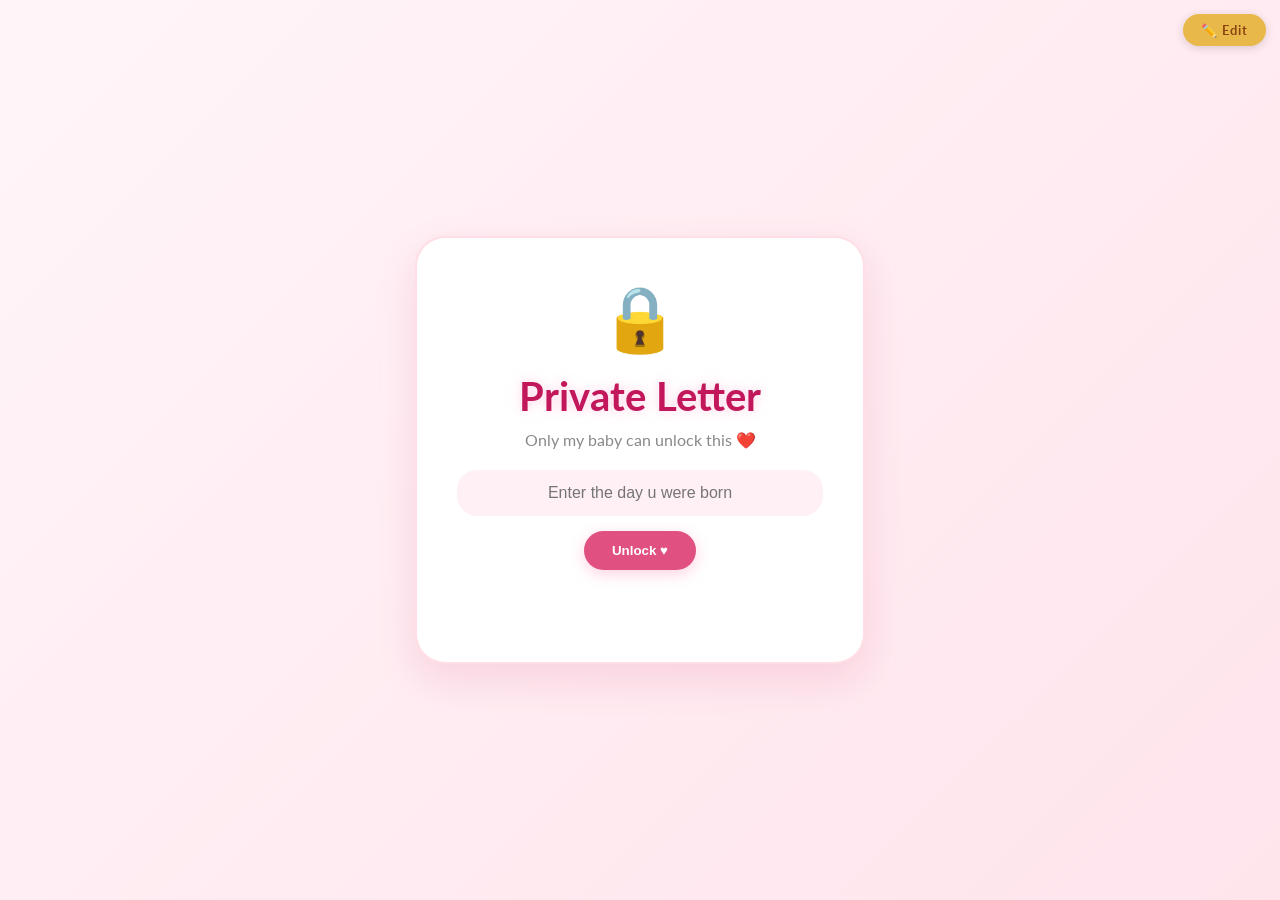
<file: index.html>
<!DOCTYPE html>
<html lang="en">
<head>
<meta charset="UTF-8"/>
<meta name="viewport" content="width=device-width, initial-scale=1.0"/>
<title>Happy Birthday, Baby 🩷</title>
<link rel="stylesheet" href="fourteenth.css"/>
</head>
<body>

<audio id="bgMusic" loop>
    <source src="palagipiano.mp3" type="audio/mpeg">
</audio>

<div id="petals"></div>
<button class="edit-btn" id="editBtn">✏️ Edit</button>

<div class="page-dots" id="dots">
  <div class="dot active" data-page="0"></div>
  <div class="dot" data-page="1"></div>
  <div class="dot" data-page="2"></div>
  <div class="dot" data-page="3"></div>
  <div class="dot" data-page="4"></div>
  <div class="dot" data-page="5"></div>
</div>


<div class="page active" id="passwordPage">

  <div class="password-card">
    <div class="lock-icon">🔒</div>

    <h1>Private Letter</h1>

    <p>Only my baby can unlock this ❤️</p>

    <input
      type="password"
      id="passwordInput"
      placeholder="Enter the day u were born"
    >

    <button id="unlockBtn">
      Unlock ♥
    </button>

    <p id="passwordMessage"></p>
  </div>

</div>

<!-- PAGE 1: ENVELOPE -->
<div class="page" id="p0">
  <div class="envelope-title" id="envTitle">You got a mail!</div>
  <div class="envelope-wrap" id="envBtn">
    <div class="hearts-deco">
      <svg viewBox="0 0 50 45" fill="none"><path d="M25 42C25 42 3 28 3 15C3 7 9 2 16 2C20 2 23 4 25 7C27 4 30 2 34 2C41 2 47 7 47 15C47 28 25 42 25 42Z" stroke="#8B0000" stroke-width="2"/></svg>
      <svg viewBox="0 0 50 45" fill="none"><path d="M25 42C25 42 3 28 3 15C3 7 9 2 16 2C20 2 23 4 25 7C27 4 30 2 34 2C41 2 47 7 47 15C47 28 25 42 25 42Z" stroke="#8B0000" stroke-width="2"/></svg>
      <svg viewBox="0 0 50 45" fill="none"><path d="M25 42C25 42 3 28 3 15C3 7 9 2 16 2C20 2 23 4 25 7C27 4 30 2 34 2C41 2 47 7 47 15C47 28 25 42 25 42Z" stroke="#8B0000" stroke-width="2"/></svg>
    </div>
    <svg class="envelope-svg" viewBox="0 0 380 260" xmlns="http://www.w3.org/2000/svg">
      <rect x="10" y="10" width="360" height="240" rx="6" fill="#8B0000"/>
      <polygon points="10,10 190,148 370,10" fill="#6d0000"/>
      <polygon points="10,10 10,250 140,148" fill="#7a0000"/>
      <polygon points="370,10 370,250 240,148" fill="#7a0000"/>
      <circle cx="190" cy="158" r="36" fill="#c9a84c" opacity=".95"/>
      <circle cx="190" cy="158" r="30" fill="#b8922a"/>
      <text x="190" y="165" text-anchor="middle" font-size="26" fill="#6d0000">🌿</text>
    </svg>
    <div class="envelope-hint">tap on the envelope to open</div>
  </div>
</div>

<!-- PAGE 2: ANNIVERSARY PHOTO -->
<div class="page" id="p1">

  <div class="anniv-overlay"></div>

  <div class="anniv-content">
    <div class="anniv-hearts">❤️ 💕 ❤️</div>

    <h1 class="anniv-title">
      Happy Birthday,
    </h1>

    <h2 class="anniv-subtitle">
      My Baby ♥
    </h2>

    <div class="anniv-hearts bottom">
      🌹 ❤️ 🌹
    </div>

    <button class="nav-btn ghost" id="annivNext">
      Open Letter →
    </button>
  </div>

</div>

<!-- PAGE 3: LETTER -->
<div class="page" id="p2">

  <div class="letter-stage-v2">
    <main class="letter-wrap-v2">

      <article class="letter-card-v2" id="letterCard">
        <span class="washi-v2 washi-v2--tl"></span>
        <span class="washi-v2 washi-v2--br"></span>

        <svg class="sprig-v2 sprig-v2--tl" viewBox="0 0 120 120" aria-hidden="true">
          <g fill="none" stroke="#d4a0b0" stroke-width="1.6" stroke-linecap="round">
            <path d="M10 95 C 30 70, 55 55, 95 30" />
            <path d="M30 80 C 25 70, 22 62, 25 55" />
            <path d="M55 60 C 50 50, 50 42, 55 35" />
          </g>
          <g fill="#e8a0b8">
            <ellipse cx="28" cy="74" rx="6" ry="3" transform="rotate(-30 28 74)" />
            <ellipse cx="42" cy="66" rx="7" ry="3.2" transform="rotate(-25 42 66)" />
            <ellipse cx="58" cy="55" rx="6" ry="3" transform="rotate(-20 58 55)" />
            <ellipse cx="74" cy="45" rx="6.5" ry="3" transform="rotate(-15 74 45)" />
          </g>
          <g transform="translate(92 32)">
            <g fill="#f48fb1">
              <ellipse cx="0" cy="-3.5" rx="2.2" ry="3.2" />
              <ellipse cx="0" cy="-3.5" rx="2.2" ry="3.2" transform="rotate(72)" />
              <ellipse cx="0" cy="-3.5" rx="2.2" ry="3.2" transform="rotate(144)" />
              <ellipse cx="0" cy="-3.5" rx="2.2" ry="3.2" transform="rotate(216)" />
              <ellipse cx="0" cy="-3.5" rx="2.2" ry="3.2" transform="rotate(288)" />
            </g>
            <circle r="1.8" fill="#ffd6e7" />
          </g>
        </svg>

        <svg class="sprig-v2 sprig-v2--br" viewBox="0 0 120 120" aria-hidden="true">
          <g fill="none" stroke="#d4a0b0" stroke-width="1.6" stroke-linecap="round">
            <path d="M10 95 C 30 70, 55 55, 95 30" />
            <path d="M30 80 C 25 70, 22 62, 25 55" />
          </g>
          <g fill="#e8a0b8">
            <ellipse cx="42" cy="66" rx="7" ry="3.2" transform="rotate(-25 42 66)" />
            <ellipse cx="58" cy="55" rx="6" ry="3" transform="rotate(-20 58 55)" />
          </g>
          <g transform="translate(92 32)">
            <g fill="#f48fb1">
              <ellipse cx="0" cy="-3.5" rx="2.2" ry="3.2" />
              <ellipse cx="0" cy="-3.5" rx="2.2" ry="3.2" transform="rotate(72)" />
              <ellipse cx="0" cy="-3.5" rx="2.2" ry="3.2" transform="rotate(144)" />
              <ellipse cx="0" cy="-3.5" rx="2.2" ry="3.2" transform="rotate(216)" />
              <ellipse cx="0" cy="-3.5" rx="2.2" ry="3.2" transform="rotate(288)" />
            </g>
            <circle r="1.8" fill="#ffd6e7" />
          </g>
        </svg>

        <header>
          <p class="letter-eyebrow-v2">a letter · for you</p>
          <h1 class="letter-title-v2">to my love</h1>
          <div class="letter-rule-v2" aria-hidden="true">
            <span></span>
            <svg viewBox="0 0 24 24" width="14" height="14"><path d="M12 21s-7-4.5-9.5-9A5.5 5.5 0 0 1 12 6a5.5 5.5 0 0 1 9.5 6c-2.5 4.5-9.5 9-9.5 9z" fill="currentColor"/></svg>
            <span></span>
          </div>
        </header>

        <div class="letter-body-wrap-v2">
          <div class="letter-body-v2" id="letter-body"></div>
        </div>

        <div class="wax-seal-v2" aria-hidden="true">
          <svg viewBox="0 0 40 40" width="34" height="34">
            <g fill="#fce4ec" opacity=".9">
              <circle cx="20" cy="11" r="4" />
              <circle cx="29" cy="20" r="4" />
              <circle cx="20" cy="29" r="4" />
              <circle cx="11" cy="20" r="4" />
              <circle cx="20" cy="20" r="3.5" fill="#f48fb1" />
            </g>
          </svg>
        </div>
      </article>

      <div class="letter-nav-row-v2">
        <button class="nav-btn ghost" id="letterPrev">← prev</button>
        <span class="page-indicator" id="page-indicator">letter 1 of 3</span>
        <button class="nav-btn ghost" id="next-btn">next →</button>
        <button class="nav-btn ghost" id="letterContinue" style="display:none">continue →</button>
      </div>

      <div style="margin-top:12px; text-align:center;">
        <button class="nav-btn ghost" id="letterBack">← back</button>
      </div>

    </main>
  </div>
</div>

<!-- PAGE 4: A YEAR TOGETHER -->
<div class="page" id="p3">

  <h1 class="memory-title">
    My Birthday Girl ♥
  </h1>

  <div class="memory-grid">

  <div class="polaroid p1">
    <img src="141.jpg">
    <span>♡</span>
  </div>

  <div class="polaroid p2">
    <img src="144.jpg">
    <span>♡</span>
  </div>

  <div class="polaroid p3">
    <img src="142.jpg">
    <span>♡</span>
  </div>

  <div class="polaroid p4">
    <img src="145.jpg">
    <span>♡</span>
  </div>

  <div class="polaroid p5">
    <img src="143.jpg">
    <span>♡</span>
  </div>

  <div class="polaroid p6">
    <img src="146.jpg">
    <span>♡</span>
  </div>

</div>

<div class="memory-deco">🌸</div>
<div class="memory-deco heart">💕</div>
<div class="memory-deco flower">🌷</div>

  <div class="flowers-nav">
    <button class="nav-btn ghost" id="memoryBack">
      ← back
    </button>

    <button class="nav-btn ghost" id="memoryNext">
      next →
    </button>
  </div>

</div>

<!-- PAGE 5: FLOWERS -->
<div class="page" id="p4">
  <span class="flower-corner" style="top:-10px;left:-10px">🌺</span>
  <span class="flower-corner" style="bottom:-10px;right:-10px;transform:scaleX(-1)">🌺</span>
  <div class="flowers-title">Flowers for you 💐</div>
  <div class="flowers-layout">
    <div class="reason left" id="r1">I love you because you always know how to make me smile, even on my hardest days.</div>
    <div class="bouquet-center">💐</div>
    <div class="reason right" id="r2">I love you because you stay patient and understanding with me.</div>
    <div class="reason left" id="r3">I love you because your love makes me feel safe, valued, and appreciated.</div>
    <div class="reason right" id="r4">I love you because being with you makes my heart the happiest it has ever been.</div>
  </div>
  <div class="flowers-nav">
    <button class="nav-btn ghost" id="flowersBack">← back</button>
    <button class="nav-btn ghost" id="flowersNext">next →</button>
  </div>
</div>

<!-- PAGE 6: SONG + PHOTOS -->
<div class="page" id="p5">
  <div class="song-title">Song that reminds me of you</div>
  <div class="song-content">
    <div class="song-left">
      <div class="vinyl">💿</div>
      <div class="yt-embed">
        <div id="songPlayerWrap" style="width:100%;height:100%;">
          <div id="songPlayer"></div>
        </div>
        <div id="songFallback" class="song-fallback" hidden>
          <a id="songFallbackLink" class="song-fallback-btn"
             href="https://www.youtube.com/watch?v=I_A9y1DCEx0"
             target="_blank" rel="noopener">
            ▶ Watch on YouTube
          </a>
        </div>
      </div>
      <p class="song-caption" id="songCaption">Every time this song plays, I don't just hear the music — I feel you. It captures everything I could never fully put into words. No matter how many times I listen, it always brings me back to you... like a quiet reminder of how much you mean to me.</p>
    </div>
    <div class="photo-strip">
      <img class="strip-photo" src="str1.jpg" alt="">
      <img class="strip-photo" src="str2.jpg" alt="">
      <img class="strip-photo" src="str3.jpg" alt="">
      <img class="strip-photo" src="str4.jpg" alt="">
      <img class="strip-photo" src="str5.jpg" alt="">
    </div>
  </div>
  <div class="song-back">
    <button class="nav-btn ghost" id="songBack">← back</button>
  </div>
</div>

<!-- EDIT OVERLAY -->
<div class="edit-overlay" id="editOverlay">
  <div class="edit-panel">
    <h2>✏️ Customize</h2>
    <div class="edit-section">
      <h3>Page 1 — Envelope</h3>
      <label>Title text</label>
      <input type="text" id="eEnvTitle"/>
    </div>
    <div class="edit-section">
      <h3>Page 2 — Letter</h3>
      <label>Your message</label>
      <textarea id="eLetter" rows="8"></textarea>
    </div>
    <div class="edit-section">
      <h3>Page 3 — Reasons</h3>
      <label>Reason 1 (top left)</label><input type="text" id="eR1"/>
      <label>Reason 2 (top right)</label><input type="text" id="eR2"/>
      <label>Reason 3 (bottom left)</label><input type="text" id="eR3"/>
      <label>Reason 4 (bottom right)</label><input type="text" id="eR4"/>
    </div>
    <div class="edit-section">
      <h3>Page 4 — Song caption</h3>
      <label>Caption below the video</label>
      <textarea id="eSongCaption" rows="4"></textarea>
    </div>
    <div class="edit-actions">
      <button class="btn-cancel" id="cancelEdit">Cancel</button>
      <button class="btn-save" id="saveEdit">Save 🩷</button>
    </div>
  </div>
</div>

<script src="fourteenth.js"></script>
</body>
</html>
</file>
<file: fourteenth.css>
@import url('https://fonts.googleapis.com/css2?family=Great+Vibes&family=Playfair+Display:ital,wght@0,400;0,600;1,400&family=Lato:wght@300;400&display=swap');

:root {
  --crimson: #c2185b;
  --crimson-mid: #ad1457;
  --gold: #e8557a;
  --cream: #fff5f8;
  --white: #ffffff;
  --text-dark: #4a1030;

  /* Pink palette */
  --pink-light: #fff0f5;
  --pink-mid: #ffd6e7;
  --pink-deep: #ff6b9a;
  --pink-text: #c2185b;
  --pink-soft: #fce4ec;
}

* { margin:0; padding:0; box-sizing:border-box; }

body {
  font-family:'Lato',sans-serif;
  background: linear-gradient(135deg, #fff5f8, #ffe4ec);
  overflow:hidden;
  height:100vh;
  width:100vw;
  color: var(--text-dark);
}

.page {
  position:fixed; inset:0; display:flex; flex-direction:column;
  align-items:center; justify-content:center;
  opacity:0; pointer-events:none; transition:opacity 0.7s ease;
  overflow-y:auto; overflow-x:hidden;
}
.page.active { opacity:1; pointer-events:all; }

/* EDIT */
.edit-btn {
  position:fixed; top:14px; right:14px; z-index:9999;
  background: #e8b84b; color: #8B4513; border:none;
  border-radius:20px; padding:8px 18px; font-family:'Lato',sans-serif;
  font-weight:700; font-size:13px; cursor:pointer; letter-spacing:1px;
  box-shadow:0 2px 10px rgba(0,0,0,0.15);
}
.edit-overlay {
  display:none; position:fixed; inset:0; background:rgba(255,220,235,0.95);
  z-index:10000; overflow-y:auto; padding:30px 16px;
}
.edit-overlay.open { display:block; }
.edit-panel {
  background: white; border:1px solid #f48fb1; border-radius:16px;
  max-width:660px; margin:0 auto; padding:28px 24px; color: var(--text-dark);
  box-shadow: 0 8px 32px rgba(194,24,91,0.12);
}
.edit-panel h2 { font-family:'Great Vibes',cursive; font-size:2rem; color: var(--pink-text); margin-bottom:20px; text-align:center; }
.edit-section { margin-bottom:24px; }
.edit-section h3 { font-family:'Playfair Display',serif; font-size:.85rem; color: var(--pink-text); margin-bottom:10px; text-transform:uppercase; letter-spacing:1px; border-bottom:1px solid #f8bbd0; padding-bottom:6px; }
.edit-section label { display:block; font-size:11px; color:#888; margin-bottom:4px; margin-top:10px; }
.edit-section input, .edit-section textarea {
  width:100%; background: #fff5f8; border:1px solid #f8bbd0;
  border-radius:8px; padding:9px 12px; color: var(--text-dark); font-family:'Lato',sans-serif;
  font-size:13px; outline:none;
}
.edit-section textarea { min-height:90px; resize:vertical; }
.edit-actions { display:flex; gap:12px; justify-content:center; margin-top:20px; }
.btn-save { background: var(--pink-deep); color:white; padding:11px 26px; border:none; border-radius:24px; font-weight:700; font-size:14px; cursor:pointer; }
.btn-cancel { background:transparent; border:1px solid #f8bbd0; color:#aaa; padding:11px 26px; border-radius:24px; font-size:14px; cursor:pointer; }

/* PAGE 1 — Envelope */
#p0 {
  background: linear-gradient(135deg, #fff5f8, #ffe4ec);
  border:none;
}
.envelope-title { font-family:'Great Vibes',cursive; font-size:clamp(2rem,5vw,3rem); color: var(--pink-text); margin-bottom:28px; }
.envelope-wrap { position:relative; cursor:pointer; }
.envelope-svg { width:clamp(220px,38vw,360px); filter:drop-shadow(0 8px 24px rgba(194,24,91,0.2)); transition:transform .3s,filter .3s; }
.envelope-wrap:hover .envelope-svg { transform:scale(1.04) translateY(-4px); filter:drop-shadow(0 14px 32px rgba(194,24,91,0.35)); }
.envelope-hint { margin-top:12px; font-size:13px; color: var(--pink-deep); letter-spacing:1px; font-style:italic; }
.hearts-deco { position:absolute; left:-70px; top:50%; transform:translateY(-50%); display:flex; flex-direction:column; gap:6px; }
.hearts-deco svg { width:28px; opacity:.6; }

/* PAGE 2 — Letter */
#p2 {
  background: linear-gradient(135deg, #fff0f5, #fce4ec);
  padding:36px 16px; min-height:100vh;
}
.flower-corner { position:fixed; font-size:5rem; opacity:.15; pointer-events:none; }
.letter-card {
  background: white;
  border: 2px solid #f8bbd0;
  border-radius: 20px;
  max-width: 550px;
  width: 100%;
  min-height: 450px;
  max-height: 75vh;
  padding: 40px;
  box-shadow: 0 20px 60px rgba(194,24,91,0.12);
  display: flex;
  flex-direction: column;
}
.letter-content {
  flex: 1;
  overflow-y: auto;
  overflow-x: hidden;
  margin-top: 15px;
  padding-right: 10px;
}
.letter-for-you {
  font-family:'Great Vibes',cursive;
  font-size:clamp(2rem,5vw,3.5rem);
  color: var(--pink-text);
  display: block;
  text-align: center;
  margin-bottom: 20px;
}
.letter-body {
  font-family:'Playfair Display',serif;
  font-size:clamp(13px,1.8vw,15px);
  color:#5a2a3a;
  line-height:1.9;
  min-height: 200px;
  max-height: 320px;
  overflow-y: auto;
  border-top: 1px solid #fce4ec;
  padding-top: 20px;
  padding-right: 8px;
  transition: opacity 0.25s ease;
}

.letter-body.fade {
  opacity: 0;
}

.letter-body p {
  margin-bottom: 1.1em;
}
.letter-nav { margin-top:24px; text-align:right; }
.nav-btn {
  background: var(--pink-deep); color:white; border:none; border-radius:24px;
  padding:10px 22px; font-family:'Lato',sans-serif; font-size:13px;
  letter-spacing:1px; cursor:pointer; transition:background .2s;
}
.nav-btn:hover { background: var(--crimson-mid); }
.nav-btn.ghost { background: #fce4ec; color: var(--pink-text); border:1px solid #f8bbd0; margin-right:8px; }

.petals-bg {
  position: fixed;
  inset: 0;
  pointer-events: none;
  overflow: hidden;
  z-index: 0;
}

.card-title {
  font-family: 'Dancing Script', cursive;
  font-size: 42px;
  color: #993556;
  text-align: center;
  margin-bottom: 6px;
}

.hearts {
  text-align: center;
  font-size: 22px;
  color: #D4537E;
  letter-spacing: 8px;
  margin-bottom: 28px;
}

.tabs-row {
  display: flex;
  flex-wrap: wrap;
  gap: 8px;
  justify-content: center;
  margin-bottom: 28px;
}

.tab-btn {
  font-size: 13px;
  padding: 7px 18px;
  border-radius: 99px;
  border: 1.5px solid #ed93b1;
  color: #993556;
  background: #fff;
  cursor: pointer;
}

.tab-btn.active {
  background: #D4537E;
  color: white;
  border-color: #D4537E;
}

.divider {
  text-align: center;
  color: #f4c0d1;
  font-size: 18px;
  letter-spacing: 6px;
  margin: 20px 0 0;
}

.bottom-row {
  display: flex;
  align-items: center;
  justify-content: space-between;
  margin-top: 24px;
  gap: 12px;
}

.page-indicator {
  font-size: 12px;
  color: #ed93b1;
  letter-spacing: 0.04em;
}

.next-btn {
  background: #D4537E !important;
  color: white !important;
  border: none;
  border-radius: 99px;
  padding: 11px 28px;
  font-weight: 600;
  cursor: pointer;
}


/* PAGE 4 — Flowers/Reasons */
#p4 {
  position: relative;
  background: linear-gradient(180deg, #fff9fb 0%, #fff0f5 100%);
  padding:36px 16px; min-height:100vh;
}
.flowers-title { font-family:'Playfair Display',serif; font-size:clamp(1.2rem,3.5vw,1.8rem); color: var(--pink-text); text-transform:uppercase; letter-spacing:4px; margin-bottom:28px; }
.flowers-layout { display:grid; grid-template-columns:1fr auto 1fr; gap:14px 20px; max-width:780px; width:100%; align-items:center; }
.bouquet-center { font-size:clamp(70px,12vw,120px); text-align:center; grid-row:1/3; grid-column:2; animation:float 3s ease-in-out infinite; }
@keyframes float { 0%,100%{transform:translateY(0)} 50%{transform:translateY(-10px)} }
.reason {
  font-family:'Playfair Display',serif; font-style:italic;
  font-size:clamp(11px,1.8vw,14px); color:#5a2a3a; line-height:1.6;
  padding:15px; border-radius:15px;
  background: rgba(255,255,255,0.9);
  box-shadow: 0 4px 12px rgba(194,24,91,0.08);
}
.reason.left { text-align:right; }
.reason.right { text-align:left; }
.flowers-nav { margin-top:24px; display:flex; gap:10px; }

/* PAGE 5 — Song */
#p5 {
  background: linear-gradient(135deg, #fff5f8, #fce4ec);
  padding:24px 14px 36px; min-height:100vh;
}
.song-title { font-family:'Playfair Display',serif; font-size:clamp(1.1rem,3vw,1.7rem); color: var(--pink-text); text-transform:uppercase; letter-spacing:3px; margin-bottom:20px; text-align:center; }
.song-content { display:flex; gap:20px; align-items:flex-start; max-width:860px; width:100%; justify-content:center; flex-wrap:wrap; }
.song-left { display:flex; flex-direction:column; align-items:center; gap:14px; flex:1; min-width:240px; }
.vinyl { font-size:64px; animation:spin 8s linear infinite; }
@keyframes spin { from{transform:rotate(0)} to{transform:rotate(360deg)} }
.yt-embed { width:100%; max-width:320px; border-radius:8px; overflow:hidden; box-shadow:0 8px 24px rgba(194,24,91,0.15); }
.yt-embed iframe { width:100%; height:180px; border:none; display:block; }

#songPlayer {
  width: 100%;
  height: 100%;
}

.song-fallback {
  display: flex;
  align-items: center;
  justify-content: center;
  width: 100%;
  height: 180px;
  background-color: #1f1f1f;
  background-size: cover;
  background-position: center;
  position: relative;
}
.song-fallback[hidden] { display: none; }
.song-fallback::before {
  content: '';
  position: absolute;
  inset: 0;
  background: linear-gradient(180deg, rgba(0,0,0,0.4), rgba(0,0,0,0.7));
}
.song-fallback-btn {
  position: relative;
  z-index: 1;
  padding: 9px 20px;
  background: #fff5f8;
  color: #c2185b;
  font-weight: 700;
  border-radius: 999px;
  text-decoration: none;
  font-size: 13px;
  transition: transform 0.2s ease;
}
.song-fallback-btn:hover { transform: scale(1.05); }

.song-caption {
  margin-top: 20px;
  max-width: 500px;
  text-align: center;
  color: #5a2a3a;
  font-size: 15px;
  line-height: 1.7;
  font-style: italic;
  background: rgba(255,255,255,0.75);
  padding: 12px 18px;
  border-radius: 15px;
  backdrop-filter: blur(4px);
}
.photo-strip { display:flex; flex-direction:column; gap:5px; background: #fff0f5; padding:8px 7px; border-radius:4px; box-shadow:0 8px 24px rgba(194,24,91,0.15); flex-shrink:0; }
.strip-photo { width:110px; height:82px; object-fit:cover; border:2px solid #f48fb1; display:block; }
.song-back { margin-top:18px; text-align:center; }

/* DOTS */
.page-dots { position:fixed; right:14px; top:50%; transform:translateY(-50%); display:flex; flex-direction:column; gap:10px; z-index:100; }
.dot { width:9px; height:9px; border-radius:50%; background: rgba(194,24,91,0.2); cursor:pointer; transition:background .3s,transform .3s; }
.dot.active { background: var(--pink-deep); transform:scale(1.3); box-shadow: 0 0 8px rgba(255,107,154,0.5); }

/* PETALS */
.petal { position:fixed; top:-20px; pointer-events:none; animation:fall linear infinite; opacity:.45; z-index:0; }
@keyframes fall { 0%{transform:translateY(0) rotate(0deg);opacity:.45} 100%{transform:translateY(110vh) rotate(360deg);opacity:0} }

@media(max-width:600px){
  .flowers-layout{grid-template-columns:1fr;}
  .bouquet-center{grid-row:auto;grid-column:auto;}
  .reason.left,.reason.right{text-align:center;}
  .song-content{flex-direction:column;align-items:center;}
  .photo-strip{flex-direction:row;width:100%;overflow-x:auto;}
  .strip-photo{width:85px;height:105px;flex-shrink:0;}
  .hearts-deco{left:-36px;}
}

/* ANNIVERSARY PAGE */
#p1 {
  background: linear-gradient(135deg, #fff5f8, #fce4ec);
  overflow:hidden;
}
.anniv-bg { position:absolute; inset:0; }
.anniv-bg img { width:100%; height:100%; object-fit:contain; }
.anniv-overlay {
  position:absolute; inset:0;
  background: rgba(255,240,245,0.45);
}
.anniv-content {
  position:relative; z-index:2;
  display:flex; flex-direction:column;
  align-items:center; justify-content:center;
  width:100%; height:100%;
  text-align:center;
  animation:fadeAnniv 2s ease;
}
.anniv-title {
  font-family:'Great Vibes',cursive;
  font-size:clamp(3rem,8vw,6rem);
  color: var(--pink-text);
  text-shadow: 0 2px 12px rgba(194,24,91,0.2);
}
.anniv-subtitle {
  font-family:'Great Vibes',cursive;
  font-size:clamp(2rem,5vw,4rem);
  color: var(--pink-deep);
  margin-top:10px;
  text-shadow: 0 2px 12px rgba(255,107,154,0.2);
}
.anniv-hearts { font-size:2rem; margin-bottom:20px; animation:pulseHeart 2s infinite; }
.anniv-hearts.bottom { margin-top:20px; margin-bottom:30px; }

.letter-layout {
  display:flex; align-items:center; justify-content:center;
  gap:25px; max-width:1100px; width:100%; padding:20px;
}
.letter-photo { width:180px; flex-shrink:0; }
.letter-photo img {
  width:100%; height:280px; object-fit:contain;
  border:4px solid #f8bbd0; border-radius:12px;
  box-shadow:0 10px 25px rgba(194,24,91,0.15);
}
.left-photo { transform:rotate(-4deg); }
.right-photo { transform:rotate(4deg); }

/* A YEAR TOGETHER PAGE */
#p3 {
  background: linear-gradient(135deg, #ffd6e7, #ffb6cf);
  overflow: hidden;
  padding: 0;
}

/* Full-screen scattered layout container */
.memory-grid {
  position: absolute;
  inset: 0;
  width: 100%;
  height: 100%;
}

/* Title — sits at top-center, above the photos */
.memory-title {
  position: absolute;
  top: 3%;
  left: 50%;
  transform: translateX(-50%);
  z-index: 10;
  font-family: 'Great Vibes', cursive;
  font-size: clamp(2.2rem, 4.5vw, 3.4rem);
  color: white;
  text-shadow: 0 2px 16px rgba(194,24,91,0.4),
               0 0 30px rgba(255,107,154,0.35);
  text-align: center;
  pointer-events: none;
  white-space: nowrap;
}

/* Decorations */
.memory-deco {
  position: absolute;
  font-size: 1.6rem;
  opacity: 0.5;
  pointer-events: none;
  animation: float 4s ease-in-out infinite;
  z-index: 5;
}
/* place the 3 deco elements from HTML */
#p3 .memory-deco:nth-of-type(1) { top: 50%; left: 28%;  animation-delay: 0s;   }
#p3 .memory-deco:nth-of-type(2) { top: 75%; left: 48%;  animation-delay: 1s;   }
#p3 .memory-deco:nth-of-type(3) { top: 55%; right: 25%; animation-delay: 0.5s; }

/* Back / Next buttons — fixed at bottom-center */
.flowers-nav {
  position: absolute;
  bottom: 5%;
  left: 50%;
  transform: translateX(-50%);
  z-index: 20;
  display: flex;
  gap: 12px;
}

/* Polaroid base style */
.polaroid {
  position: absolute;
  background: white;
  padding: 10px 10px 34px 10px;
  border-radius: 4px;
  box-shadow: 0 8px 28px rgba(194,24,91,0.22);
  transition: transform .35s, box-shadow .35s;
  border: none;
  z-index: 2;
}
.polaroid:hover {
  transform: scale(1.09) rotate(0deg) !important;
  z-index: 999;
  box-shadow: 0 16px 40px rgba(194,24,91,0.35);
}
.polaroid img {
  width: 100%;
  height: 100%;
  object-fit: cover;
  border-radius: 2px;
  display: block;
}
.polaroid span {
  display: block;
  text-align: center;
  margin-top: 6px;
  color: var(--pink-text);
  font-size: 13px;
}

/* ── 6 polaroids: 3 columns × 2 rows, centered on screen ── */

/* ── 6 polaroids: 3 columns × 2 rows, centered, pairs overlapping ── */

/* LEFT COLUMN */
.p1 {
  width: 190px; height: 170px;
  top: 34%; left: 22%;
  transform: rotate(-8deg);
  animation: float 5s ease-in-out infinite;
  z-index: 2;
}

.p2 {
  width: 185px; height: 168px;
  top: 57%; left: 24%;
  transform: rotate(5deg);
  animation: float 6s 1s ease-in-out infinite;
  z-index: 3;
}

/* CENTER COLUMN */
.p3 {
  width: 210px; height: 190px;
  top: 29%; left: 50%;
  transform: translateX(-50%) rotate(-5deg);
  animation: float 4.5s 0.3s ease-in-out infinite;
  z-index: 2;
}

.p4 {
  width: 210px; height: 190px;
  top: 53%; left: 50%;
  transform: translateX(-50%) rotate(6deg);
  animation: float 4s 1.2s ease-in-out infinite;
  z-index: 3;
}

/* RIGHT COLUMN */
.p5 {
  width: 190px; height: 170px;
  top: 34%; right: 22%;
  transform: rotate(7deg);
  animation: float 5.5s 0.6s ease-in-out infinite;
  z-index: 2;
}

.p6 {
  width: 185px; height: 168px;
  top: 57%; right: 24%;
  transform: rotate(-5deg);
  animation: float 5s 1.4s ease-in-out infinite;
  z-index: 3;
}

/* Deco in the gaps between columns */
#p3 .memory-deco:nth-of-type(1) { top: 38%; left: 26%;  font-size: 1.3rem; animation-delay: 0s;   }
#p3 .memory-deco:nth-of-type(2) { bottom: 10%; left: 47%; font-size: 1.1rem; animation-delay: 1s;  }
#p3 .memory-deco:nth-of-type(3) { top: 38%; right: 24%; font-size: 1.3rem; animation-delay: 0.5s; }

@media (max-width: 768px) {
  .memory-title { font-size: 1.5rem; white-space: normal; width: 80%; top: 2%; }
  .p1 { width:120px; height:108px; top:15%; left:2%;  transform:rotate(-8deg); }
  .p2 { width:118px; height:105px; top:55%; left:2%;  transform:rotate(5deg);  }
  .p3 { width:138px; height:125px; top:10%; left:50%; transform:translateX(-50%) rotate(-5deg); }
  .p4 { width:135px; height:122px; top:50%; left:50%; transform:translateX(-50%) rotate(6deg);  }
  .p5 { width:120px; height:108px; top:15%; right:2%; transform:rotate(7deg);  }
  .p6 { width:118px; height:105px; top:55%; right:2%; transform:rotate(-5deg); }
  .flowers-nav { bottom: 2%; }
}

/* SCROLLBAR */
.letter-content::-webkit-scrollbar { width:6px; }
.letter-content::-webkit-scrollbar-track { background: #fff0f5; }
.letter-content::-webkit-scrollbar-thumb { background: #f48fb1; border-radius:20px; }

.page-dots { display:none; }

/* PASSWORD PAGE */
#passwordPage {
  display:flex; justify-content:center; align-items:center;
  min-height:100vh;
  background: linear-gradient(135deg, #fff5f8, #ffe4ec);
}
.password-card {
  background:white; width:90%; max-width:450px; padding:40px;
  border-radius:30px; text-align:center;
  box-shadow:0 15px 40px rgba(194,24,91,0.12);
  border:2px solid rgba(255,192,203,0.5);
}
.lock-icon { font-size:4rem; margin-bottom:15px; }
.password-card h1 { font-size:2.5rem; margin-bottom:10px; color: var(--pink-text); }
.password-card p { color:#888; margin-bottom:20px; }
#passwordInput {
  width:100%; padding:14px; border:none; border-radius:20px;
  background: #fff0f5; text-align:center; font-size:1rem;
  outline:none; box-sizing:border-box;
}
#unlockBtn {
  margin-top:15px; padding:12px 28px; border:none; border-radius:999px;
  background: #e05080; color:white; font-weight:bold;
  cursor:pointer; transition:.3s;
  box-shadow: 0 4px 15px rgba(255,107,154,0.3);
}
#unlockBtn:hover { transform:translateY(-2px); box-shadow:0 8px 20px rgba(255,107,154,0.4); }
#passwordMessage { color: #e91e63; margin-top:12px; min-height:20px; }

/* BUTTONS (global) */
button, .btn, .open-letter {
  background: #e05080;
  border:none; padding:12px 22px; border-radius:30px;
  color:white; font-weight:600; cursor:pointer;
  box-shadow:0 4px 15px rgba(255,105,180,0.25);
  transition:all 0.3s ease;
}
button:hover, .btn:hover, .open-letter:hover {
  transform:scale(1.05);
  box-shadow:0 8px 25px rgba(255,105,180,0.4);
  background: #c73d6a;
}
/* FLOATING HEARTS */
.heart {
  position:fixed; font-size:18px;
  animation:floatUp 6s linear infinite;
  opacity:0.5; pointer-events:none;
  color: #f48fb1;
}

/* ===================================================================
   PAGE 3 — LETTER REDESIGN (v2)
   =================================================================== */
.letter-stage-v2 {
  position: relative;
  min-height: 100vh;
  width: 100%;
  padding: 40px 20px 60px;
  display: flex;
  align-items: center;
  justify-content: center;
  background:
    radial-gradient(ellipse at 20% 0%, rgba(244,143,177,.25), transparent 55%),
    radial-gradient(ellipse at 85% 100%, rgba(194,24,91,.2), transparent 60%),
    linear-gradient(165deg, #f8bbd0 0%, #fce4ec 45%, #fff0f5 100%);
}

.letter-wrap-v2 {
  position: relative;
  z-index: 1;
  max-width: 540px;
  width: 100%;
  display: flex;
  flex-direction: column;
  align-items: center;
}

.letter-card-v2 {
  position: relative;
  width: 100%;
  background:
    repeating-linear-gradient(135deg, rgba(244,143,177,.04) 0 2px, transparent 2px 6px),
    radial-gradient(ellipse at 30% 20%, #fff8f8, #fff5f8 70%);
  border: 1px solid #f8bbd0;
  border-radius: 4px;
  padding: 56px 38px 52px;
  box-shadow:
    0 30px 60px -20px rgba(194,24,91,.2),
    0 0 0 1px rgba(255,255,255,.6) inset,
    inset 0 0 60px rgba(244,143,177,.06);
  text-align: center;
  overflow: hidden;
  transition: transform 0.25s ease, opacity 0.25s ease;
}
.letter-card-v2::before {
  content: "";
  position: absolute;
  inset: 0;
  pointer-events: none;
  background: radial-gradient(ellipse at center, transparent 60%, rgba(194,24,91,.06));
}
.letter-card-v2.flipping {
  transform: scale(0.94) rotateY(8deg);
  opacity: 0;
}

.washi-v2 {
  position: absolute;
  width: 88px;
  height: 22px;
  opacity: .85;
  background:
    repeating-linear-gradient(45deg, rgba(255,255,255,.45) 0 4px, transparent 4px 8px),
    linear-gradient(120deg, #fce4ec, #f48fb1);
  box-shadow: 0 3px 6px rgba(0,0,0,.1);
  border-radius: 1px;
}
.washi-v2--tl { top: 14px; left: -18px; transform: rotate(-32deg); }
.washi-v2--br { bottom: 14px; right: -18px; transform: rotate(-32deg); }

.sprig-v2 {
  position: absolute;
  width: 130px;
  height: 130px;
  pointer-events: none;
  opacity: .9;
}
.sprig-v2--tl { top: -10px; left: -10px; }
.sprig-v2--br { bottom: -10px; right: -10px; transform: scaleX(-1) scaleY(-1); }

.letter-eyebrow-v2 {
  font-family: "Caveat", cursive;
  font-size: 1.05rem;
  color: #f48fb1;
  letter-spacing: .04em;
  margin: 0 0 6px;
}
.letter-title-v2 {
  font-family: "Dancing Script", cursive;
  font-weight: 700;
  font-size: clamp(2.2rem, 7vw, 2.8rem);
  color: #c2185b;
  margin: 0;
  line-height: 1.05;
}
.letter-rule-v2 {
  display: flex;
  align-items: center;
  justify-content: center;
  gap: 10px;
  margin: 14px auto 0;
  color: #f48fb1;
}
.letter-rule-v2 span {
  display: block;
  width: 56px;
  height: 1px;
  background: linear-gradient(90deg, transparent, #f48fb1, transparent);
}

.letter-body-wrap-v2 {
  margin-top: 24px;
  max-height: 300px;
  overflow-y: auto;
  padding-right: 8px;
  scrollbar-width: thin;
  scrollbar-color: #f8bbd0 transparent;
}
.letter-body-wrap-v2::-webkit-scrollbar { width: 4px; }
.letter-body-wrap-v2::-webkit-scrollbar-track { background: transparent; }
.letter-body-wrap-v2::-webkit-scrollbar-thumb { background: #f8bbd0; border-radius: 4px; }

.letter-body-v2 {
  font-family: "Cormorant Garamond", "Playfair Display", serif;
  font-style: italic;
  font-size: 1rem;
  line-height: 1.7;
  color: #5a2a3a;
  text-align: left;
}
.letter-body-v2 p { margin: 0 0 14px; }

.dropcap-v2 {
  font-family: "Dancing Script", cursive;
  font-style: normal;
  font-weight: 700;
  font-size: 2.4rem;
  color: #c2185b;
  float: left;
  line-height: .9;
  padding: 6px 8px 0 0;
}

.wax-seal-v2 {
  position: absolute;
  right: 22px;
  bottom: 18px;
  width: 50px;
  height: 50px;
  border-radius: 50%;
  background: radial-gradient(circle at 35% 30%, #f48fb1, #c2185b 55%, #880e4f 100%);
  display: flex;
  align-items: center;
  justify-content: center;
  box-shadow:
    0 4px 8px rgba(0,0,0,.2),
    inset 0 2px 3px rgba(255,255,255,.3),
    inset 0 -3px 4px rgba(0,0,0,.2);
  animation: seal-pulse-pink 3.6s ease-in-out infinite;
}
@keyframes seal-pulse-pink {
  0%,100% { transform: scale(1); }
  50% { transform: scale(1.04); }
}

.letter-nav-row-v2 {
  margin-top: 24px;
  display: flex;
  align-items: center;
  gap: 14px;
  flex-wrap: wrap;
  justify-content: center;
}

@media (max-width: 480px) {
  .letter-card-v2 { padding: 48px 20px 44px; }
  .sprig-v2 { width: 90px; height: 90px; }
  .washi-v2 { width: 70px; }
  .letter-body-v2 { font-size: 0.92rem; }
  .letter-body-wrap-v2 { max-height: 240px; }
}

@keyframes floatUp {
  0% { transform:translateY(100vh) scale(0.8); opacity:0; }
  20% { opacity:0.6; }
  100% { transform:translateY(-10vh) scale(1.2); opacity:0; }
}

/* ANIMATIONS */
@keyframes fadeAnniv {
  from { opacity:0; transform:scale(1.05); }
  to { opacity:1; transform:scale(1); }
}
@keyframes pulseHeart {
  0%,100% { transform:scale(1); }
  50% { transform:scale(1.15); }
}
@keyframes float {
  0%,100% { translate:0 0; }
  50% { translate:0 -12px; }
}

/* HEADING GLOW (soft, pink-toned) */
h1, h2, .song-title {
  text-shadow: 0 0 10px rgba(255,105,180,0.25),
               0 0 20px rgba(255,182,193,0.15);
}

@media(max-width:768px){
  .letter-card { width:95%; padding:20px; max-height:70vh; }
  .letter-body { font-size:14px; line-height:1.8; }
  .letter-for-you { font-size:2.2rem; }
  .letter-layout { flex-direction:column; }
  .left-photo, .right-photo { transform:none; }
  .letter-photo { width:180px; }
  .letter-photo img { height:240px; object-fit:cover; }
  .memory-grid { display:flex; flex-direction:column; align-items:center; height:auto; gap:20px; }
  .polaroid { position:static; width:90%; max-width:280px; transform:none !important; }
}

/* ============================================================
   MOBILE FIXES — paste this at the very bottom of nineth.css
   ============================================================ */


/* ── FIX 1: iOS Safari scroll trap ─────────────────────────
   body has overflow:hidden which fights .page overflow-y:auto
   on iPhone. This lets the active page scroll freely.        */
@supports (-webkit-touch-callout: none) {
  body {
    overflow: visible;
    height: -webkit-fill-available;
  }
  .page {
    position: fixed;
    height: 100%;
    -webkit-overflow-scrolling: touch;
  }
}


/* ── FIX 2: Polaroid page — mobile stacked layout ───────────
   Switches from absolute scatter to a scrollable flex column  */
@media (max-width: 768px) {

  #p3 {
    overflow-y: auto;
    padding: 0 0 80px 0;
    justify-content: flex-start;
    align-items: center;
  }

  /* Title becomes normal flow instead of absolute */
  .memory-title {
    position: relative;
    top: auto;
    left: auto;
    transform: none;
    width: 100%;
    text-align: center;
    padding: 24px 16px 12px;
    font-size: 2rem;
    white-space: normal;
  }

  /* Grid becomes a scrollable flex column */
  .memory-grid {
    position: relative;
    width: 100%;
    height: auto;
    display: flex;
    flex-direction: column;
    align-items: center;
    gap: 20px;
    padding: 12px 16px;
  }

  /* All polaroids become normal flow */
  .polaroid,
  .p1, .p2, .p3, .p4, .p5, .p6 {
    position: relative !important;
    top: auto !important;
    left: auto !important;
    right: auto !important;
    bottom: auto !important;
    transform: none !important;
    animation: none !important;
    width: 90% !important;
    max-width: 300px !important;
    height: auto !important;
  }

  /* Make the image fill proportionally */
  .polaroid img {
    width: 100%;
    height: 220px;
    object-fit: cover;
  }

  /* Decorative floaters hidden on mobile (they'd overlap content) */
  .memory-deco {
    display: none;
  }

  /* Nav buttons stay at bottom, now in normal flow */
  #p3 .flowers-nav {
    position: relative;
    bottom: auto;
    left: auto;
    transform: none;
    justify-content: center;
    padding: 16px 0 24px;
  }
}


/* ── FIX 3: Envelope hearts-deco off-screen on small phones ─ */
@media (max-width: 480px) {
  .hearts-deco {
    display: none;
  }
}


/* ── FIX 4: Song page overflow on narrow screens ────────────  */
@media (max-width: 600px) {

  #p5 {
    padding: 20px 12px 40px;
  }

  .song-left {
    width: 100%;
    min-width: unset;
  }

  /* Prevent the video from overflowing its container */
  .yt-embed {
    width: 100%;
    max-width: 100%;
  }

  /* Keep strip photos at a stable size */
  .strip-photo {
    width: 80px;
    height: 80px;
    flex-shrink: 0;
    object-fit: cover;
  }
}


/* ── FIX 5: Bouquet emoji minimum size on mobile ────────────  */
@media (max-width: 600px) {
  .bouquet-center {
    font-size: 72px !important;
    grid-column: 1;
    grid-row: auto;
    text-align: center;
  }
}


/* ── FIX 6: Nav button tap targets (min 44px height) ────────  */
.nav-btn {
  padding: 13px 22px;
  min-height: 44px;
  touch-action: manipulation; /* removes 300ms tap delay on mobile */
}


/* ── FIX 7: Password card padding on small phones ───────────  */
@media (max-width: 400px) {
  .password-card {
    padding: 28px 20px;
    width: 95%;
  }
}


/* ── FIX 8: Letter page — prevent nav row from going off-screen */
@media (max-width: 600px) {

  .letter-stage-v2 {
    padding: 20px 12px 40px;
    align-items: flex-start;
  }

  .letter-card-v2 {
    padding: 40px 18px 40px;
  }

  /* Tighten the scroll area so nav buttons stay visible */
  .letter-body-wrap-v2 {
    max-height: 200px;
  }

  .letter-nav-row-v2 {
    flex-wrap: wrap;
    gap: 10px;
    justify-content: center;
    margin-top: 16px;
  }
}

/* ============================================================
   MOBILE PATCH v2 — paste at very bottom of fourteenth.css
   ============================================================ */

/* FIX 1 & 3: iOS 100vh + letter page overflow */
@supports (height: 100dvh) {
  body { height: 100dvh; }
  .page { height: 100dvh; }
}

/* FIX 2: iOS auto-zoom on inputs (must be 16px+) */
.edit-section input,
.edit-section textarea,
#passwordInput {
  font-size: 16px !important;
}

/* FIX 3: Letter page — scrollable on short phones */
@media (max-width: 768px) {
  .letter-stage-v2 {
    align-items: flex-start;
    overflow-y: auto;
  }
  .letter-wrap-v2 {
    padding-bottom: 40px;
  }
}

/* FIX 4: Letter scroll area — taller on mobile */
@media (max-width: 600px) {
  .letter-body-wrap-v2 {
    max-height: min(45dvh, 300px);
  }
}

/* FIX 5: Flowers grid — collapse at 768px not just 600px */
@media (max-width: 768px) {
  .flowers-layout {
    grid-template-columns: 1fr;
    max-width: 400px;
  }
  .bouquet-center {
    grid-column: 1;
    grid-row: auto;
    font-size: 80px !important;
  }
  .reason.left,
  .reason.right {
    text-align: center;
  }
}

/* FIX 6: Memory nav z-index on Android */
@media (max-width: 768px) {
  #p3 .flowers-nav {
    position: relative !important;
    z-index: 30 !important;
  }
}

/* FIX 7: YouTube embed responsive height */
.yt-embed {
  aspect-ratio: 16 / 9;
  height: auto !important;
}
.yt-embed iframe,
#songPlayer {
  width: 100% !important;
  height: 100% !important;
  aspect-ratio: 16 / 9;
}

/* FIX 8: Envelope SVG smaller minimum on tiny screens */
@media (max-width: 380px) {
  .envelope-svg {
    width: clamp(170px, 80vw, 280px) !important;
  }
  .envelope-title {
    font-size: 1.8rem;
  }
}

/* General: Prevent horizontal overflow on all pages */
.page {
  overflow-x: hidden;
}
</file>
